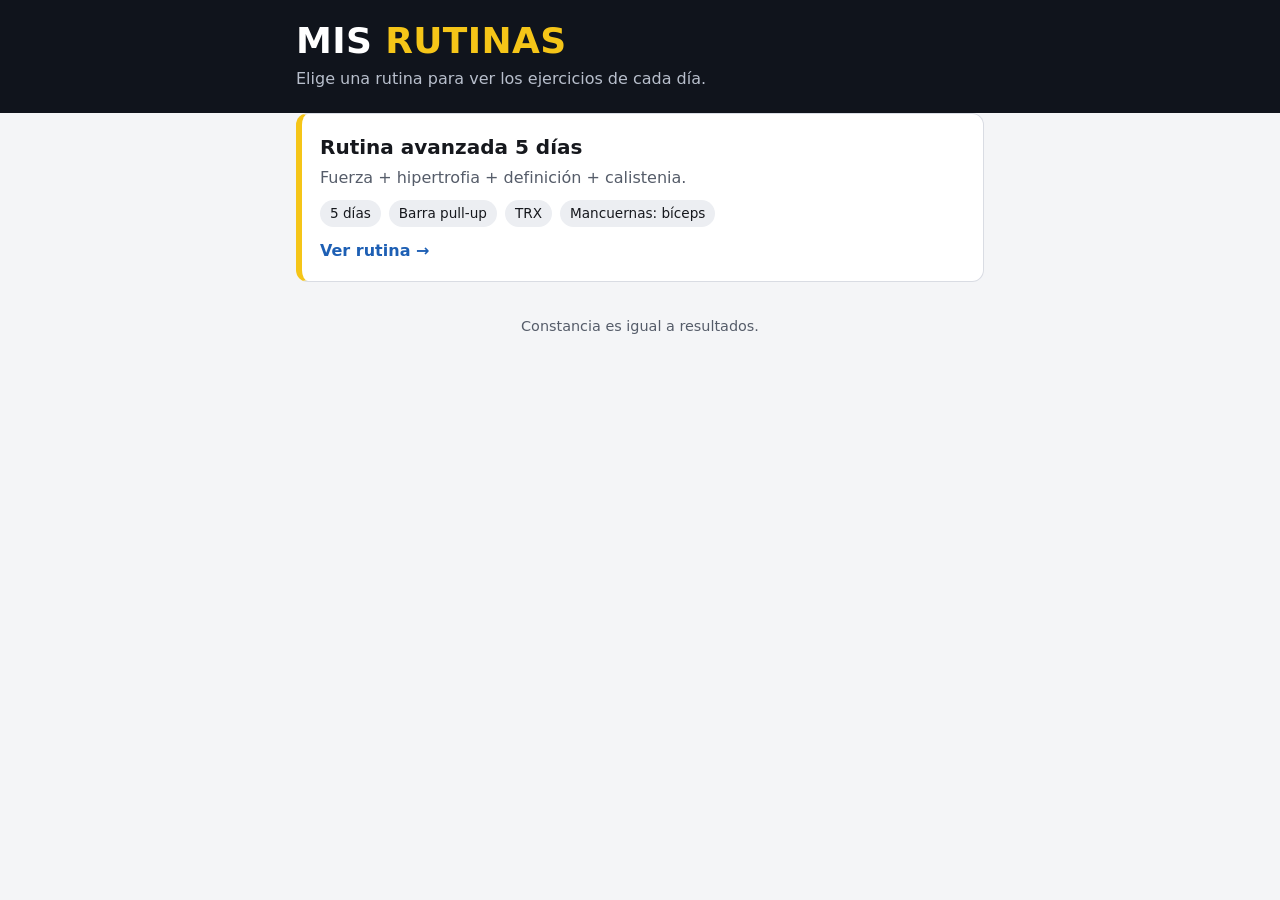
<file: index.html>
<!DOCTYPE html>
<html lang="es">
<head>
  <meta charset="utf-8">
  <meta name="viewport" content="width=device-width, initial-scale=1">
  <meta name="color-scheme" content="light dark">
  <meta name="description" content="Rutinas de entrenamiento para consultar desde el celular.">
  <title>Mis rutinas</title>
  <link rel="stylesheet" href="css/styles.css">
</head>
<body>

  <header class="site-header">
    <div class="wrap">
      <h1>Mis <span class="hl">rutinas</span></h1>
      <p class="lead">Elige una rutina para ver los ejercicios de cada día.</p>
    </div>
  </header>

  <main class="wrap">
    <ul class="routine-list">

      <li>
        <a class="routine-card" href="rutinas/avanzada-5-dias.html">
          <h2>Rutina avanzada 5 días</h2>
          <p>Fuerza + hipertrofia + definición + calistenia.</p>
          <ul class="meta">
            <li>5 días</li>
            <li>Barra pull-up</li>
            <li>TRX</li>
            <li>Mancuernas: bíceps</li>
          </ul>
          <span class="go">Ver rutina →</span>
        </a>
      </li>

      <!-- Para agregar otra rutina: copia el <li> de arriba y cambia el enlace y los textos. -->

    </ul>
  </main>

  <footer class="site-footer">
    <div class="wrap">
      <p>Constancia es igual a resultados.</p>
    </div>
  </footer>

</body>
</html>
</file>
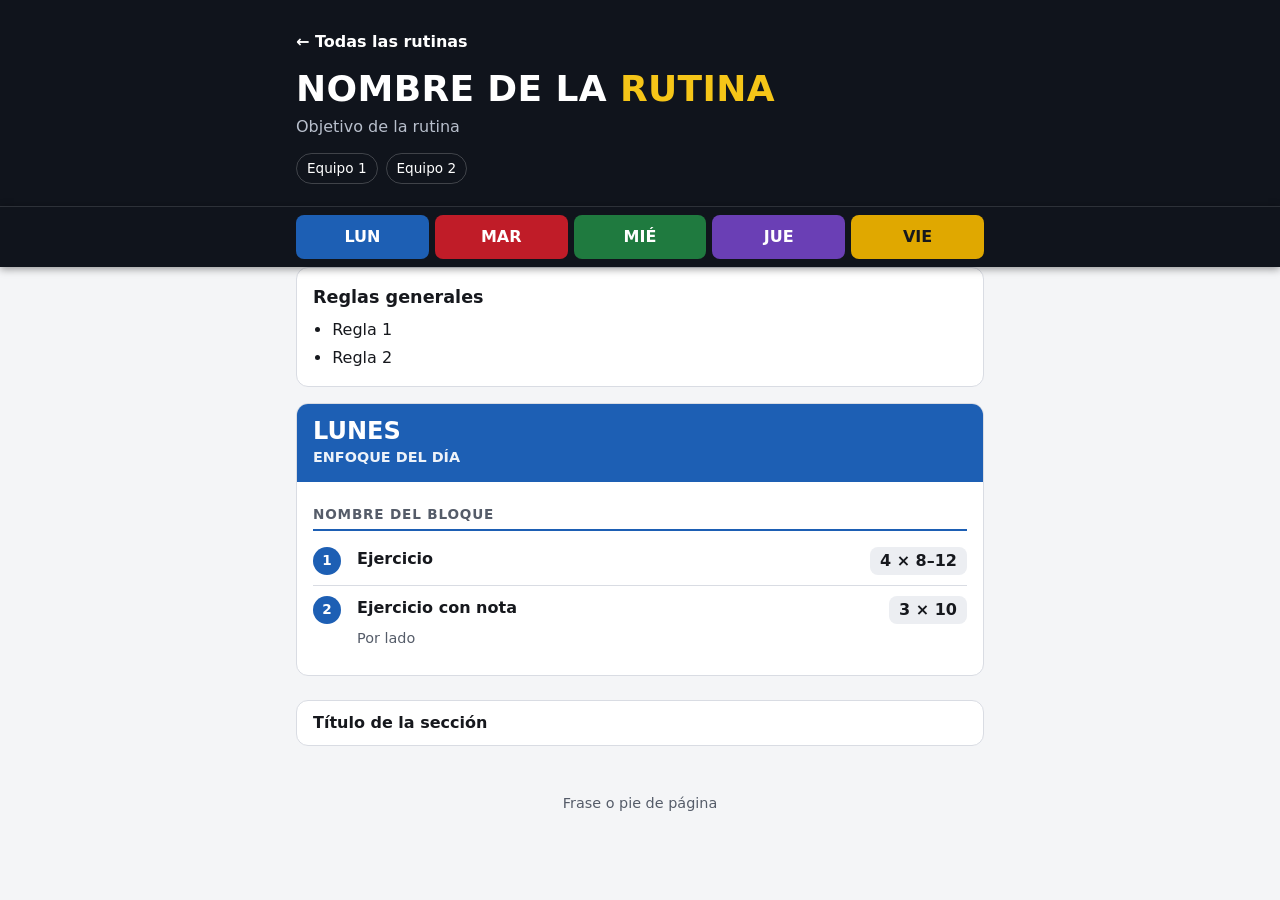
<file: rutinas/_plantilla.html>
<!DOCTYPE html>
<!--
  PLANTILLA DE RUTINA
  1. Copia este archivo con otro nombre (por ejemplo rutinas/full-body-3-dias.html).
  2. Cambia título, descripción y textos.
  3. Cada día usa una clase de color: day-lunes, day-martes, day-miercoles,
     day-jueves, day-viernes. Para sábado o domingo, reutiliza un color.
  4. Agrega una tarjeta en index.html que enlace a la nueva página.
  Borra estos comentarios cuando termines.
-->
<html lang="es">
<head>
  <meta charset="utf-8">
  <meta name="viewport" content="width=device-width, initial-scale=1">
  <meta name="color-scheme" content="light dark">
  <meta name="description" content="DESCRIPCIÓN CORTA DE LA RUTINA">
  <title>NOMBRE DE LA RUTINA</title>
  <link rel="stylesheet" href="../css/styles.css">
</head>
<body>

  <header class="site-header">
    <div class="wrap">
      <a class="back" href="../index.html">← Todas las rutinas</a>
      <h1>Nombre de la <span class="hl">rutina</span></h1>
      <p class="lead">Objetivo de la rutina</p>
      <ul class="chips">
        <li>Equipo 1</li>
        <li>Equipo 2</li>
      </ul>
    </div>
  </header>

  <!-- Menú de días: un enlace por día. La clase d-… define el color. -->
  <nav class="daynav" aria-label="Días de la rutina">
    <ul>
      <li><a class="d-lunes" href="#lunes">Lun</a></li>
      <li><a class="d-martes" href="#martes">Mar</a></li>
      <li><a class="d-miercoles" href="#miercoles">Mié</a></li>
      <li><a class="d-jueves" href="#jueves">Jue</a></li>
      <li><a class="d-viernes" href="#viernes">Vie</a></li>
    </ul>
  </nav>
  <!-- El menú tiene 5 columnas. Si la rutina tiene otro número de días,
       cambia repeat(5, 1fr) en .daynav ul dentro de css/styles.css. -->

  <main class="wrap">

    <section class="card" aria-labelledby="reglas">
      <h2 id="reglas">Reglas generales</h2>
      <ul>
        <li>Regla 1</li>
        <li>Regla 2</li>
      </ul>
    </section>

    <section class="day day-lunes" id="lunes" aria-labelledby="h-lunes">
      <div class="day-head">
        <h2 id="h-lunes">Lunes</h2>
        <p>Enfoque del día</p>
      </div>
      <div class="day-body">

        <h3 class="block-title">Nombre del bloque</h3>
        <ul class="ex-list">
          <li><span class="ex-name">Ejercicio</span><span class="ex-sets">4 × 8–12</span></li>
          <li><span class="ex-name">Ejercicio con nota</span><span class="ex-sets">3 × 10</span><p class="ex-note">Por lado</p></li>
        </ul>

        <!-- Bloque sin numerar (calentamiento): agrega la clase no-num -->
        <!-- <ul class="ex-list no-num"> … </ul> -->

        <!-- Aviso dentro del día -->
        <!-- <p class="note">Texto del aviso.</p> -->

      </div>
    </section>

    <!-- Más días: copia el <section class="day …"> completo. -->

    <!-- Información adicional colapsable -->
    <section id="info" aria-labelledby="h-info">
      <h2 id="h-info" class="visually-title">Más información</h2>
      <details>
        <summary>Título de la sección</summary>
        <div class="inner">
          <p>Contenido.</p>
        </div>
      </details>
    </section>

  </main>

  <footer class="site-footer">
    <div class="wrap">
      <!-- Póster opcional: <a class="btn" href="../img/NOMBRE.webp">Ver póster</a> -->
      <p>Frase o pie de página</p>
    </div>
  </footer>

</body>
</html>
</file>
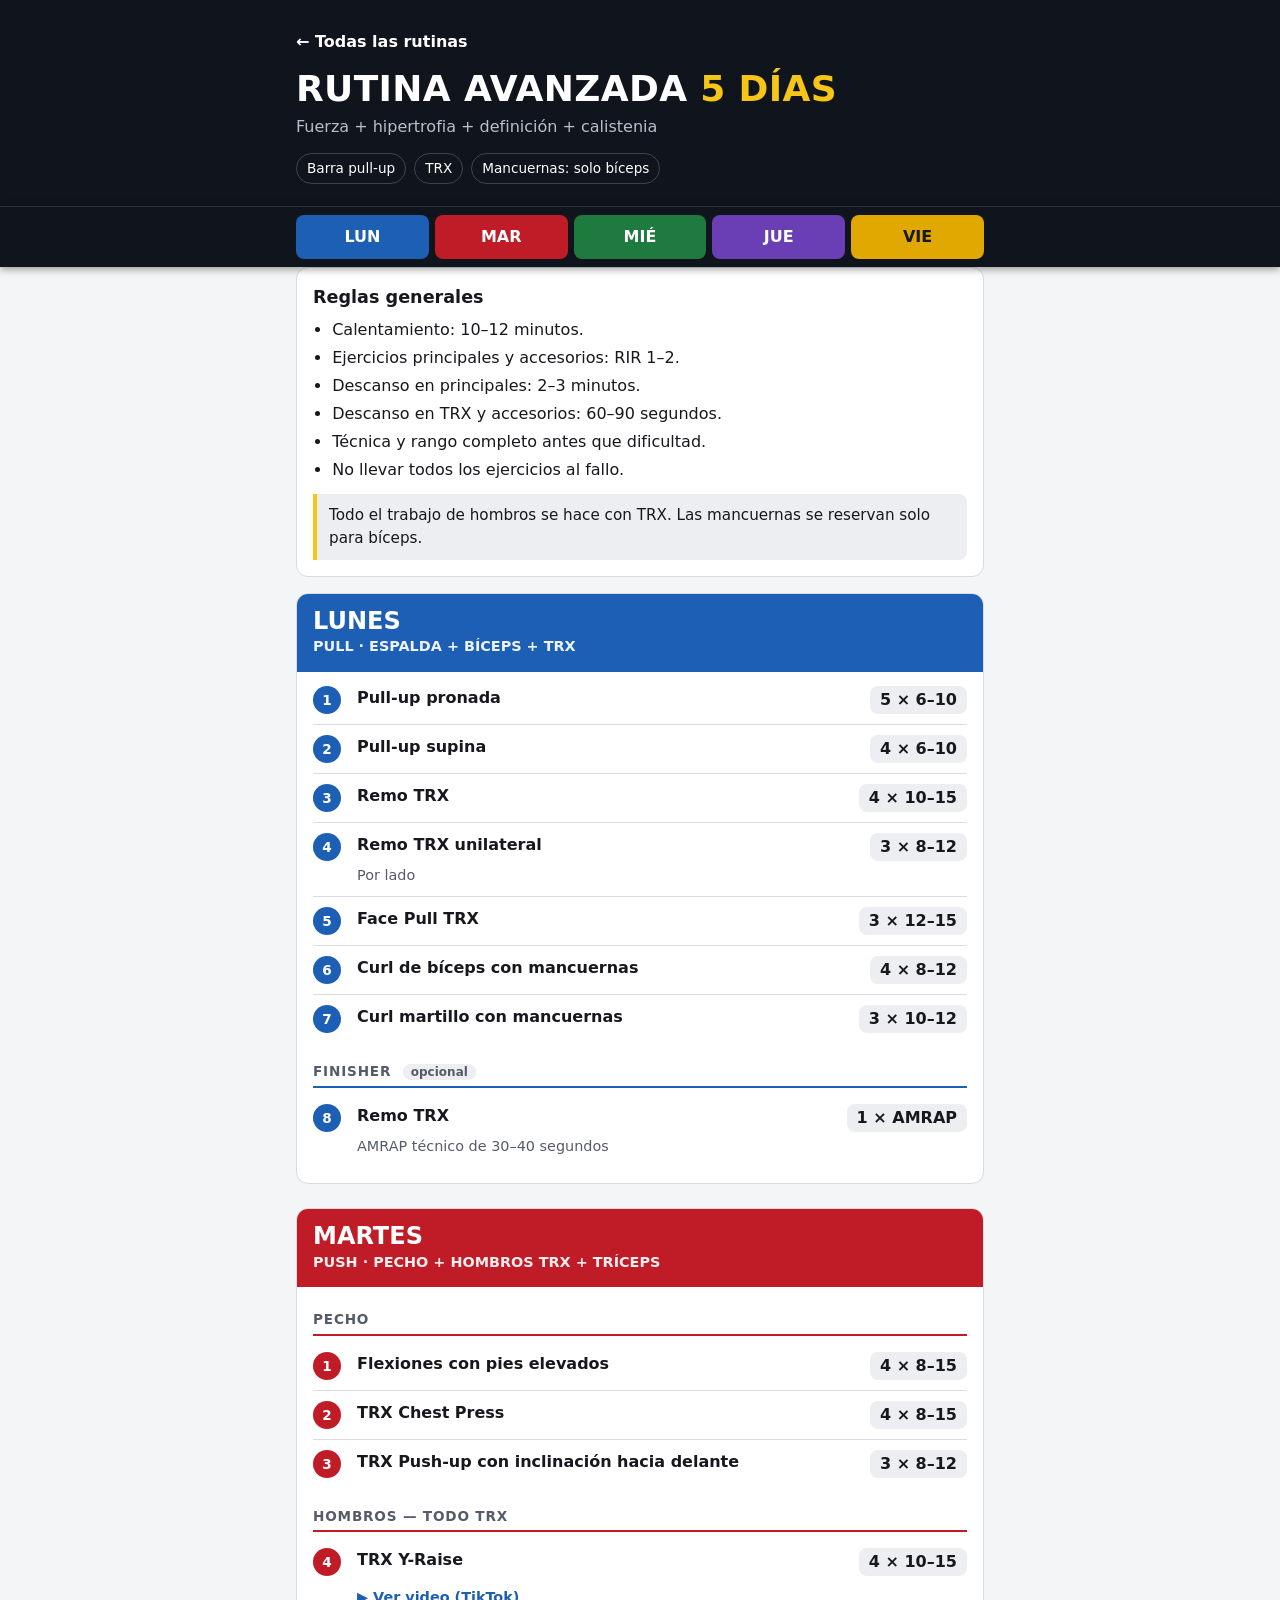
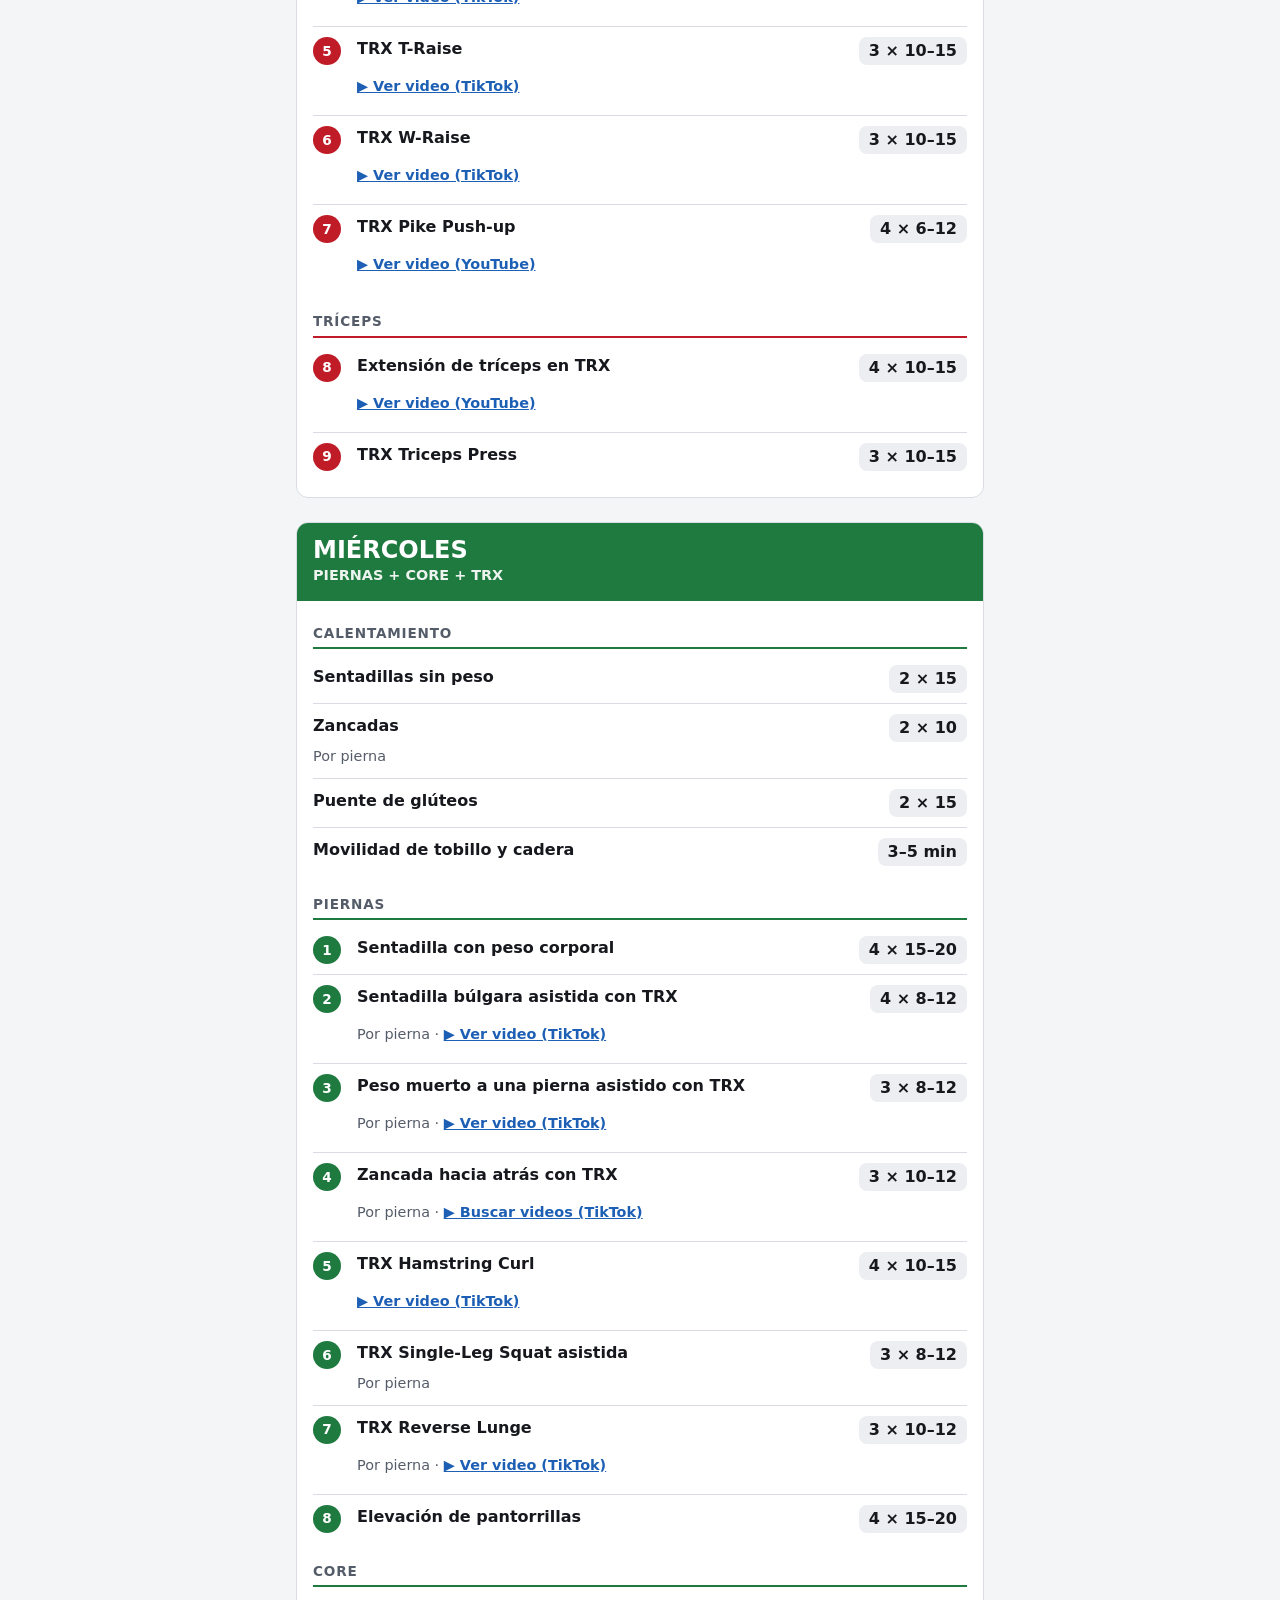
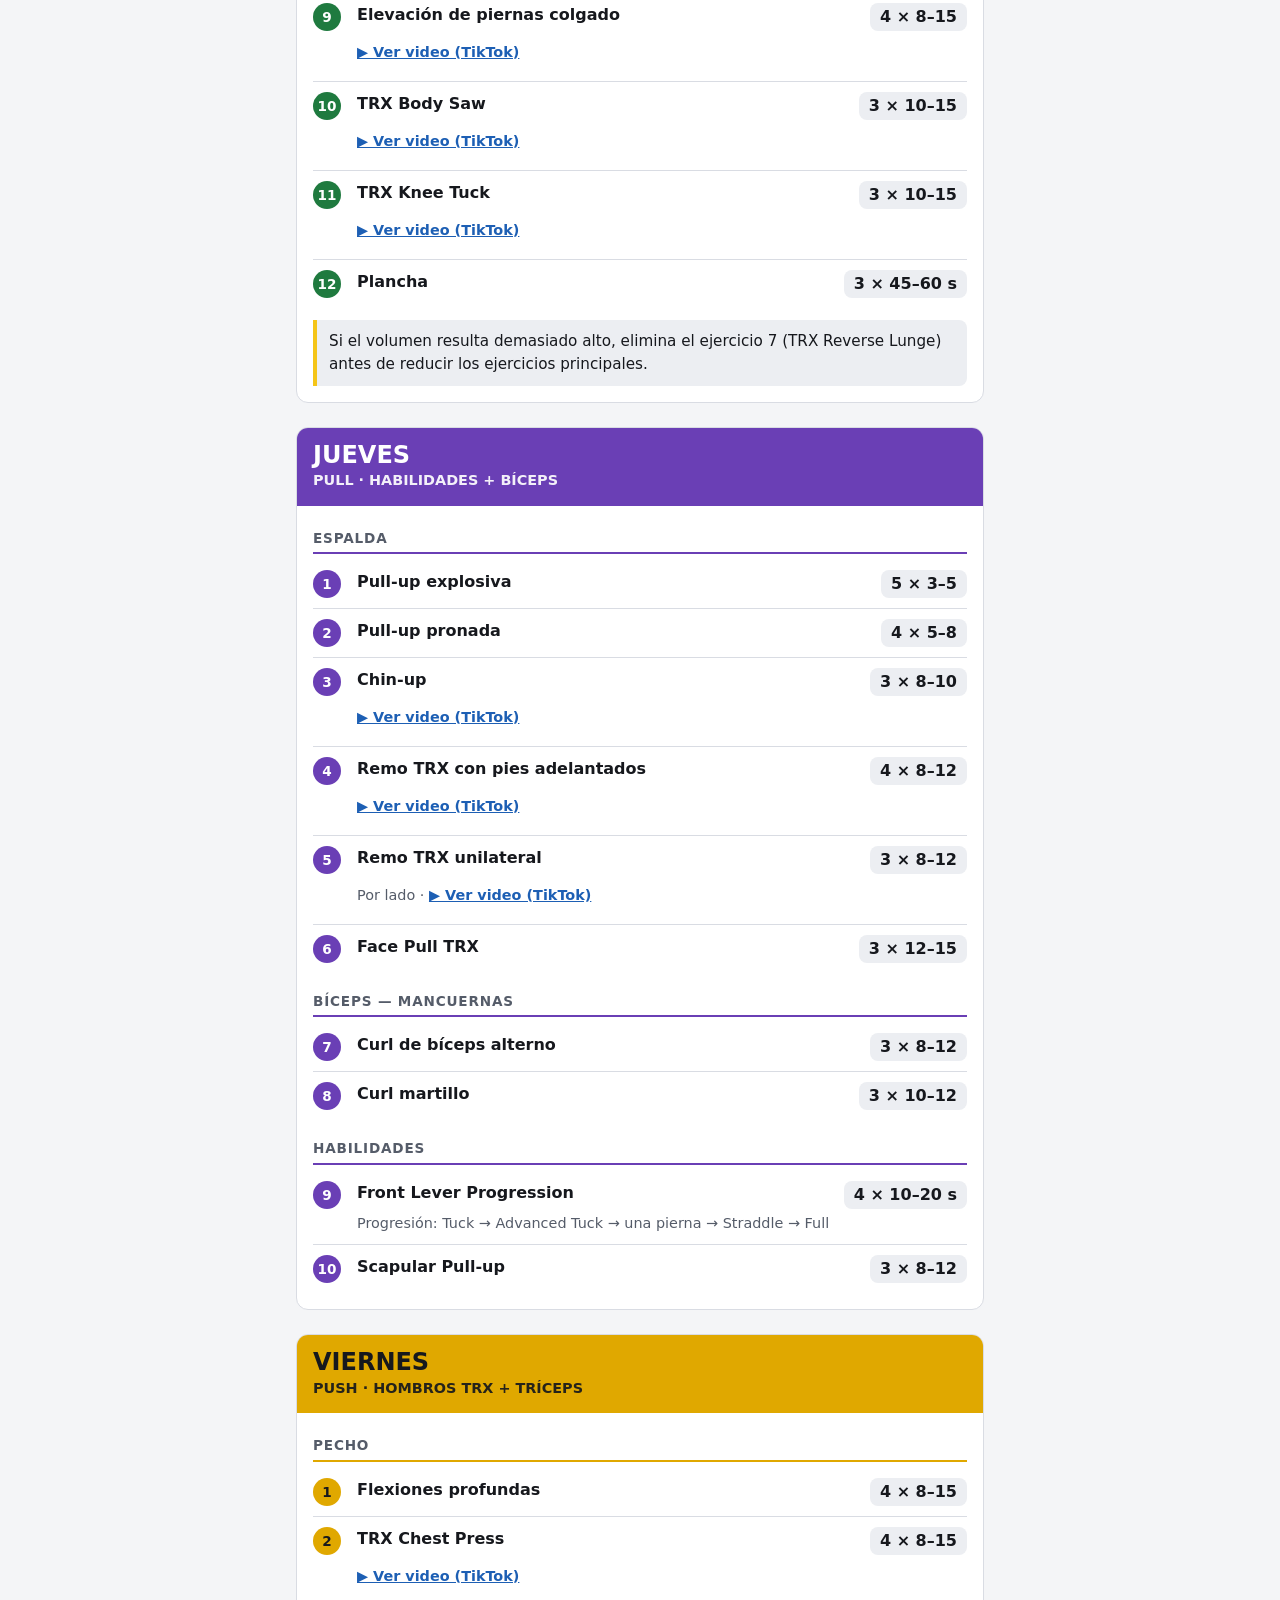
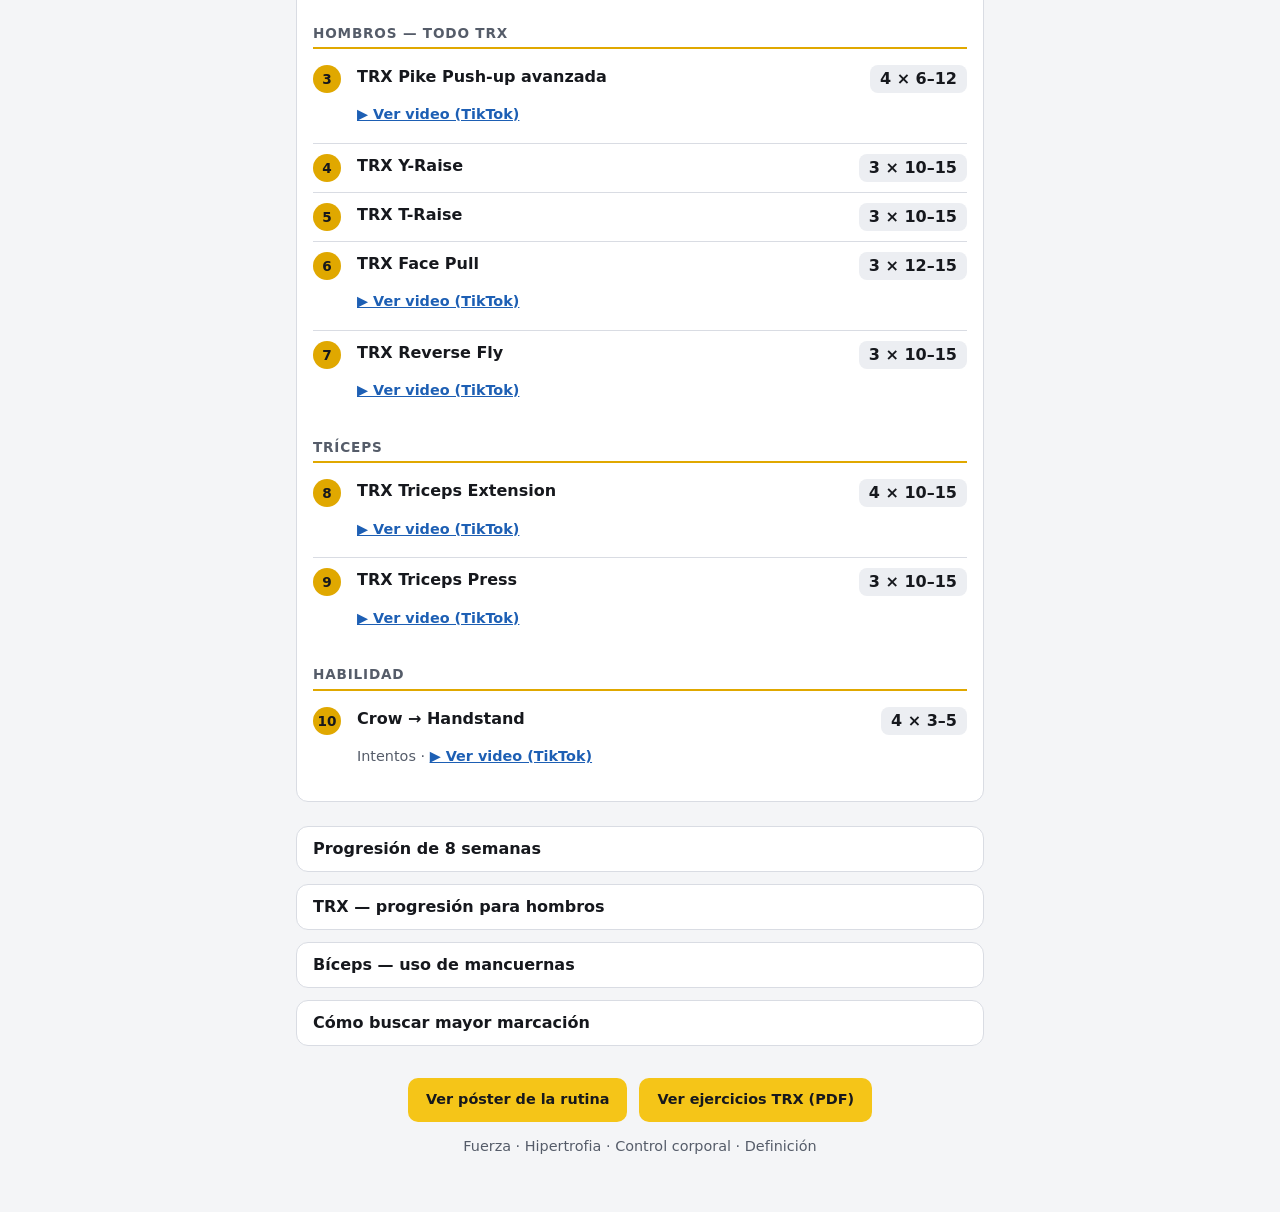
<file: rutinas/avanzada-5-dias.html>
<!DOCTYPE html>
<html lang="es">
<head>
  <meta charset="utf-8">
  <meta name="viewport" content="width=device-width, initial-scale=1">
  <meta name="color-scheme" content="light dark">
  <meta name="description" content="Rutina avanzada de 5 días: fuerza, hipertrofia, definición y calistenia con barra pull-up y TRX.">
  <title>Rutina Avanzada 5 días</title>
  <link rel="stylesheet" href="../css/styles.css">
</head>
<body>

  <header class="site-header">
    <div class="wrap">
      <a class="back" href="../index.html">← Todas las rutinas</a>
      <h1>Rutina avanzada <span class="hl">5 días</span></h1>
      <p class="lead">Fuerza + hipertrofia + definición + calistenia</p>
      <ul class="chips">
        <li>Barra pull-up</li>
        <li>TRX</li>
        <li>Mancuernas: solo bíceps</li>
      </ul>
    </div>
  </header>

  <nav class="daynav" aria-label="Días de la rutina">
    <ul>
      <li><a class="d-lunes" href="#lunes">Lun</a></li>
      <li><a class="d-martes" href="#martes">Mar</a></li>
      <li><a class="d-miercoles" href="#miercoles">Mié</a></li>
      <li><a class="d-jueves" href="#jueves">Jue</a></li>
      <li><a class="d-viernes" href="#viernes">Vie</a></li>
    </ul>
  </nav>

  <main class="wrap">

    <section class="card" aria-labelledby="reglas">
      <h2 id="reglas">Reglas generales</h2>
      <ul>
        <li>Calentamiento: 10–12 minutos.</li>
        <li>Ejercicios principales y accesorios: RIR 1–2.</li>
        <li>Descanso en principales: 2–3 minutos.</li>
        <li>Descanso en TRX y accesorios: 60–90 segundos.</li>
        <li>Técnica y rango completo antes que dificultad.</li>
        <li>No llevar todos los ejercicios al fallo.</li>
      </ul>
      <p class="note">
        Todo el trabajo de hombros se hace con TRX. Las mancuernas se reservan
        solo para bíceps.
      </p>
    </section>

    <!-- ================= LUNES ================= -->
    <section class="day day-lunes" id="lunes" aria-labelledby="h-lunes">
      <div class="day-head">
        <h2 id="h-lunes">Lunes</h2>
        <p>Pull · Espalda + bíceps + TRX</p>
      </div>
      <div class="day-body">
        <ul class="ex-list">
          <li><span class="ex-name">Pull-up pronada</span><span class="ex-sets">5 × 6–10</span></li>
          <li><span class="ex-name">Pull-up supina</span><span class="ex-sets">4 × 6–10</span></li>
          <li><span class="ex-name">Remo TRX</span><span class="ex-sets">4 × 10–15</span></li>
          <li><span class="ex-name">Remo TRX unilateral</span><span class="ex-sets">3 × 8–12</span><p class="ex-note">Por lado</p></li>
          <li><span class="ex-name">Face Pull TRX</span><span class="ex-sets">3 × 12–15</span></li>
          <li><span class="ex-name">Curl de bíceps con mancuernas</span><span class="ex-sets">4 × 8–12</span></li>
          <li><span class="ex-name">Curl martillo con mancuernas</span><span class="ex-sets">3 × 10–12</span></li>
        </ul>

        <h3 class="block-title">Finisher <span class="tag">opcional</span></h3>
        <ul class="ex-list">
          <li><span class="ex-name">Remo TRX</span><span class="ex-sets">1 × AMRAP</span><p class="ex-note">AMRAP técnico de 30–40 segundos</p></li>
        </ul>
      </div>
    </section>

    <!-- ================= MARTES ================= -->
    <section class="day day-martes" id="martes" aria-labelledby="h-martes">
      <div class="day-head">
        <h2 id="h-martes">Martes</h2>
        <p>Push · Pecho + hombros TRX + tríceps</p>
      </div>
      <div class="day-body">
        <h3 class="block-title">Pecho</h3>
        <ul class="ex-list">
          <li><span class="ex-name">Flexiones con pies elevados</span><span class="ex-sets">4 × 8–15</span></li>
          <li><span class="ex-name">TRX Chest Press</span><span class="ex-sets">4 × 8–15</span></li>
          <li><span class="ex-name">TRX Push-up con inclinación hacia delante</span><span class="ex-sets">3 × 8–12</span></li>
        </ul>

        <h3 class="block-title">Hombros — todo TRX</h3>
        <ul class="ex-list">
          <li><span class="ex-name">TRX Y-Raise</span><span class="ex-sets">4 × 10–15</span><p class="ex-note"><a href="https://www.tiktok.com/@nasmfitness/video/7451687788975492382?q=trx%20T-raises&amp;t=1789928721774" target="_blank" rel="noopener noreferrer">▶ Ver video (TikTok)</a></p></li>
          <li><span class="ex-name">TRX T-Raise</span><span class="ex-sets">3 × 10–15</span><p class="ex-note"><a href="https://www.tiktok.com/@nasmfitness/video/7451687788975492382?q=trx%20T-raises&amp;t=1789928721774" target="_blank" rel="noopener noreferrer">▶ Ver video (TikTok)</a></p></li>
          <li><span class="ex-name">TRX W-Raise</span><span class="ex-sets">3 × 10–15</span><p class="ex-note"><a href="https://www.tiktok.com/@nasmfitness/video/7451687788975492382?q=trx%20T-raises&amp;t=1789928721774" target="_blank" rel="noopener noreferrer">▶ Ver video (TikTok)</a></p></li>
          <li><span class="ex-name">TRX Pike Push-up</span><span class="ex-sets">4 × 6–12</span><p class="ex-note"><a href="https://www.youtube.com/shorts/PSUYAiIP8hs" target="_blank" rel="noopener noreferrer">▶ Ver video (YouTube)</a></p></li>
        </ul>

        <h3 class="block-title">Tríceps</h3>
        <ul class="ex-list">
          <li><span class="ex-name">Extensión de tríceps en TRX</span><span class="ex-sets">4 × 10–15</span><p class="ex-note"><a href="https://www.youtube.com/watch?v=GZzi7lN9WnU" target="_blank" rel="noopener noreferrer">▶ Ver video (YouTube)</a></p></li>
          <li><span class="ex-name">TRX Triceps Press</span><span class="ex-sets">3 × 10–15</span></li>
        </ul>
      </div>
    </section>

    <!-- ================= MIÉRCOLES ================= -->
    <section class="day day-miercoles" id="miercoles" aria-labelledby="h-miercoles">
      <div class="day-head">
        <h2 id="h-miercoles">Miércoles</h2>
        <p>Piernas + core + TRX</p>
      </div>
      <div class="day-body">
        <h3 class="block-title">Calentamiento</h3>
        <ul class="ex-list no-num">
          <li><span class="ex-name">Sentadillas sin peso</span><span class="ex-sets">2 × 15</span></li>
          <li><span class="ex-name">Zancadas</span><span class="ex-sets">2 × 10</span><p class="ex-note">Por pierna</p></li>
          <li><span class="ex-name">Puente de glúteos</span><span class="ex-sets">2 × 15</span></li>
          <li><span class="ex-name">Movilidad de tobillo y cadera</span><span class="ex-sets">3–5 min</span></li>
        </ul>

        <h3 class="block-title">Piernas</h3>
        <ul class="ex-list">
          <li><span class="ex-name">Sentadilla con peso corporal</span><span class="ex-sets">4 × 15–20</span></li>
          <li><span class="ex-name">Sentadilla búlgara asistida con TRX</span><span class="ex-sets">4 × 8–12</span><p class="ex-note">Por pierna · <a href="https://www.tiktok.com/@coachsood/video/7527096217629707550?q=Sentadilla%20bulgara%20asistida%20con%20TRX&amp;t=1789929305282" target="_blank" rel="noopener noreferrer">▶ Ver video (TikTok)</a></p></li>
          <li><span class="ex-name">Peso muerto a una pierna asistido con TRX</span><span class="ex-sets">3 × 8–12</span><p class="ex-note">Por pierna · <a href="https://www.tiktok.com/@trueconditioning/video/7349252718285835525?q=Peso%20muerto%20a%20una%20pierna%20asistido%20con%20TRX&amp;t=1789929197350" target="_blank" rel="noopener noreferrer">▶ Ver video (TikTok)</a></p></li>
          <li><span class="ex-name">Zancada hacia atrás con TRX</span><span class="ex-sets">3 × 10–12</span><p class="ex-note">Por pierna · <a href="https://www.tiktok.com/search?q=Zancada%20hacia%20atras%20con%20TRX&amp;t=1789929139286" target="_blank" rel="noopener noreferrer">▶ Buscar videos (TikTok)</a></p></li>
          <li><span class="ex-name">TRX Hamstring Curl</span><span class="ex-sets">4 × 10–15</span><p class="ex-note"><a href="https://www.tiktok.com/@robcarr11/video/7466757661418212640?q=TRX%20Hamstring%20Curl&amp;t=1789928872475" target="_blank" rel="noopener noreferrer">▶ Ver video (TikTok)</a></p></li>
          <li><span class="ex-name">TRX Single-Leg Squat asistida</span><span class="ex-sets">3 × 8–12</span><p class="ex-note">Por pierna</p></li>
          <li><span class="ex-name">TRX Reverse Lunge</span><span class="ex-sets">3 × 10–12</span><p class="ex-note">Por pierna · <a href="https://www.tiktok.com/@ag_fit_865/video/7264393344854330666?q=TRX%20Reverse%20Lunge&amp;t=1789929086091" target="_blank" rel="noopener noreferrer">▶ Ver video (TikTok)</a></p></li>
          <li><span class="ex-name">Elevación de pantorrillas</span><span class="ex-sets">4 × 15–20</span></li>
        </ul>

        <h3 class="block-title">Core</h3>
        <ul class="ex-list">
          <li><span class="ex-name">Elevación de piernas colgado</span><span class="ex-sets">4 × 8–15</span><p class="ex-note"><a href="https://www.tiktok.com/@miiguerroskynforma/video/7368611210452831494?q=Elevacion%20de%20piernas%20colgado&amp;t=1789929394641" target="_blank" rel="noopener noreferrer">▶ Ver video (TikTok)</a></p></li>
          <li><span class="ex-name">TRX Body Saw</span><span class="ex-sets">3 × 10–15</span><p class="ex-note"><a href="https://www.tiktok.com/@trxtraining/video/7307705409383533854?q=TRX%20Body%20Saw&amp;t=1789929447549" target="_blank" rel="noopener noreferrer">▶ Ver video (TikTok)</a></p></li>
          <li><span class="ex-name">TRX Knee Tuck</span><span class="ex-sets">3 × 10–15</span><p class="ex-note"><a href="https://www.tiktok.com/@jhebert_fit/video/7479310572165647646?q=TRX%20Knee%20Tuck&amp;t=1789929480577" target="_blank" rel="noopener noreferrer">▶ Ver video (TikTok)</a></p></li>
          <li><span class="ex-name">Plancha</span><span class="ex-sets">3 × 45–60 s</span></li>
        </ul>

        <p class="note">
          Si el volumen resulta demasiado alto, elimina el ejercicio 7
          (TRX Reverse Lunge) antes de reducir los ejercicios principales.
        </p>
      </div>
    </section>

    <!-- ================= JUEVES ================= -->
    <section class="day day-jueves" id="jueves" aria-labelledby="h-jueves">
      <div class="day-head">
        <h2 id="h-jueves">Jueves</h2>
        <p>Pull · Habilidades + bíceps</p>
      </div>
      <div class="day-body">
        <h3 class="block-title">Espalda</h3>
        <ul class="ex-list">
          <li><span class="ex-name">Pull-up explosiva</span><span class="ex-sets">5 × 3–5</span></li>
          <li><span class="ex-name">Pull-up pronada</span><span class="ex-sets">4 × 5–8</span></li>
          <li><span class="ex-name">Chin-up</span><span class="ex-sets">3 × 8–10</span><p class="ex-note"><a href="https://www.tiktok.com/@soypazrodriguezz/video/7509133867140320517?q=Chin-up&amp;t=1789929561280" target="_blank" rel="noopener noreferrer">▶ Ver video (TikTok)</a></p></li>
          <li><span class="ex-name">Remo TRX con pies adelantados</span><span class="ex-sets">4 × 8–12</span><p class="ex-note"><a href="https://www.tiktok.com/@masterfitness.david/video/7392326871985163525?q=Remo%20TRX%20con%20pies%20adelantados&amp;t=1789929641326" target="_blank" rel="noopener noreferrer">▶ Ver video (TikTok)</a></p></li>
          <li><span class="ex-name">Remo TRX unilateral</span><span class="ex-sets">3 × 8–12</span><p class="ex-note">Por lado · <a href="https://www.tiktok.com/@db3fitness/video/7288354945672187182?q=Remo%20TRX%20unilateral&amp;t=1789929692379" target="_blank" rel="noopener noreferrer">▶ Ver video (TikTok)</a></p></li>
          <li><span class="ex-name">Face Pull TRX</span><span class="ex-sets">3 × 12–15</span></li>
        </ul>

        <h3 class="block-title">Bíceps — mancuernas</h3>
        <ul class="ex-list">
          <li><span class="ex-name">Curl de bíceps alterno</span><span class="ex-sets">3 × 8–12</span></li>
          <li><span class="ex-name">Curl martillo</span><span class="ex-sets">3 × 10–12</span></li>
        </ul>

        <h3 class="block-title">Habilidades</h3>
        <ul class="ex-list">
          <li>
            <span class="ex-name">Front Lever Progression</span><span class="ex-sets">4 × 10–20 s</span>
            <p class="ex-note">Progresión: Tuck → Advanced Tuck → una pierna → Straddle → Full</p>
          </li>
          <li><span class="ex-name">Scapular Pull-up</span><span class="ex-sets">3 × 8–12</span></li>
        </ul>
      </div>
    </section>

    <!-- ================= VIERNES ================= -->
    <section class="day day-viernes" id="viernes" aria-labelledby="h-viernes">
      <div class="day-head">
        <h2 id="h-viernes">Viernes</h2>
        <p>Push · Hombros TRX + tríceps</p>
      </div>
      <div class="day-body">
        <h3 class="block-title">Pecho</h3>
        <ul class="ex-list">
          <li><span class="ex-name">Flexiones profundas</span><span class="ex-sets">4 × 8–15</span></li>
          <li><span class="ex-name">TRX Chest Press</span><span class="ex-sets">4 × 8–15</span><p class="ex-note"><a href="https://www.tiktok.com/@thi.jacome/video/7655762255031586056?q=TRX%20Chest%20Press&amp;t=1789929755067" target="_blank" rel="noopener noreferrer">▶ Ver video (TikTok)</a></p></li>
        </ul>

        <h3 class="block-title">Hombros — todo TRX</h3>
        <ul class="ex-list">
          <li><span class="ex-name">TRX Pike Push-up avanzada</span><span class="ex-sets">4 × 6–12</span><p class="ex-note"><a href="https://www.tiktok.com/@johnschaeferhealth/video/6859050236749401349?q=TRX%20Pike%20Push-up%20avanzada&amp;t=1789929796573" target="_blank" rel="noopener noreferrer">▶ Ver video (TikTok)</a></p></li>
          <li><span class="ex-name">TRX Y-Raise</span><span class="ex-sets">3 × 10–15</span></li>
          <li><span class="ex-name">TRX T-Raise</span><span class="ex-sets">3 × 10–15</span></li>
          <li><span class="ex-name">TRX Face Pull</span><span class="ex-sets">3 × 12–15</span><p class="ex-note"><a href="https://www.tiktok.com/@bobbyhardbody96/video/7243644229354999086?q=TRX%20Face%20Pull&amp;t=1789929852736" target="_blank" rel="noopener noreferrer">▶ Ver video (TikTok)</a></p></li>
          <li><span class="ex-name">TRX Reverse Fly</span><span class="ex-sets">3 × 10–15</span><p class="ex-note"><a href="https://www.tiktok.com/@shrp_training/video/7367710001575644459?q=TRX%20Reverse%20Fly&amp;t=1789929948261" target="_blank" rel="noopener noreferrer">▶ Ver video (TikTok)</a></p></li>
        </ul>

        <h3 class="block-title">Tríceps</h3>
        <ul class="ex-list">
          <li><span class="ex-name">TRX Triceps Extension</span><span class="ex-sets">4 × 10–15</span><p class="ex-note"><a href="https://www.tiktok.com/@trainwithmurph/video/7601536564472089887?q=TRX%20Triceps%20Extension&amp;t=1789930085079" target="_blank" rel="noopener noreferrer">▶ Ver video (TikTok)</a></p></li>
          <li><span class="ex-name">TRX Triceps Press</span><span class="ex-sets">3 × 10–15</span><p class="ex-note"><a href="https://www.tiktok.com/@monokhromos/video/7004491046205934853?q=TRX%20Triceps%20Press&amp;t=1789930147406" target="_blank" rel="noopener noreferrer">▶ Ver video (TikTok)</a></p></li>
        </ul>

        <h3 class="block-title">Habilidad</h3>
        <ul class="ex-list">
          <li><span class="ex-name">Crow → Handstand</span><span class="ex-sets">4 × 3–5</span><p class="ex-note">Intentos · <a href="https://www.tiktok.com/@corpo_libero_/video/7628329732467133718?q=Crow%20-%3E%20Handstand%20trx&amp;t=1789930268623" target="_blank" rel="noopener noreferrer">▶ Ver video (TikTok)</a></p></li>
        </ul>
      </div>
    </section>

    <!-- ================= INFORMACIÓN ADICIONAL ================= -->
    <section id="info" aria-labelledby="h-info">
      <h2 id="h-info" class="visually-title">Más información</h2>

      <details>
        <summary>Progresión de 8 semanas</summary>
        <div class="inner">
          <ol class="weeks">
            <li><b>Sem 1</b><span>Adaptación. RIR 2–3.</span></li>
            <li><b>Sem 2</b><span>Aumentar 1 repetición cuando sea posible.</span></li>
            <li><b>Sem 3</b><span>Trabajar principalmente a RIR 1–2.</span></li>
            <li><b>Sem 4</b><span>Aumentar ligeramente la dificultad en TRX.</span></li>
            <li><b>Sem 5</b><span>Buscar la parte superior del rango de repeticiones.</span></li>
            <li><b>Sem 6</b><span>Aumentar nuevamente dificultad o repeticiones.</span></li>
            <li><b>Sem 7</b><span>Semana fuerte. Mantener técnica y evitar el fallo constante.</span></li>
            <li><b>Sem 8</b><span>Descarga. Reducir aproximadamente 30–40 % del volumen.</span></li>
          </ol>
        </div>
      </details>

      <details>
        <summary>TRX — progresión para hombros</summary>
        <div class="inner">
          <p>Para aumentar la dificultad:</p>
          <ol>
            <li>Alejar los pies del punto de anclaje.</li>
            <li>Aumentar la inclinación corporal.</li>
            <li>Aumentar el rango de movimiento.</li>
            <li>Hacer la fase negativa lentamente: 2–3 segundos.</li>
            <li>Usar variantes unilaterales cuando sean seguras.</li>
            <li>Mantener una pausa de 1 segundo en la posición de máxima contracción.</li>
          </ol>
          <p class="note">
            En Y-Raise, T-Raise, W-Raise y Reverse Fly no hace falta buscar una
            carga extrema. La calidad del movimiento y el control escapular son
            prioritarios.
          </p>
        </div>
      </details>

      <details>
        <summary>Bíceps — uso de mancuernas</summary>
        <div class="inner">
          <p>Las mancuernas se usan exclusivamente para:</p>
          <ul>
            <li>Curl de bíceps</li>
            <li>Curl alterno</li>
            <li>Curl martillo</li>
          </ul>
          <p class="note warn">
            No se usan mancuernas para hombros, pecho ni piernas en esta versión.
          </p>
        </div>
      </details>

      <details>
        <summary>Cómo buscar mayor marcación</summary>
        <div class="inner">
          <p>
            El entrenamiento con TRX puede aumentar el trabajo muscular y el
            control, pero no elimina grasa de una zona concreta (hombros,
            brazos o abdomen). La definición visual depende principalmente del
            porcentaje de grasa corporal.
          </p>
          <ol>
            <li>Mantener el entrenamiento de fuerza.</li>
            <li>Mantener suficiente proteína.</li>
            <li>Controlar la ingesta calórica según el objetivo.</li>
            <li>Dormir y recuperar adecuadamente.</li>
            <li>Progresar en los ejercicios.</li>
            <li>Mantener constancia durante varias semanas.</li>
          </ol>
        </div>
      </details>
    </section>

  </main>

  <footer class="site-footer">
    <div class="wrap">
      <div class="footer-actions">
        <a class="btn" href="../img/avanzada-5-dias-poster.webp">Ver póster de la rutina</a>
        <a class="btn" href="../1-runtina/Ejercicios%20TRX.pdf" target="_blank" rel="noopener noreferrer">Ver ejercicios TRX (PDF)</a>
      </div>
      <p>Fuerza · Hipertrofia · Control corporal · Definición</p>
    </div>
  </footer>

</body>
</html>
</file>
<file: css/styles.css>
/* ==========================================================
   Rutinas — hoja de estilos compartida (mobile-first)
   Sin JavaScript. Modo claro/oscuro según el dispositivo.
   ========================================================== */

:root {
  --bg: #f4f5f7;
  --surface: #ffffff;
  --surface-2: #eceef2;
  --text: #16181d;
  --muted: #555c69;
  --border: #d9dce3;
  --link: #1d5fb4;
  --header-bg: #10141c;
  --header-text: #ffffff;
  --header-muted: #b8bfcc;
  --accent: #f5c518;

  --radius: 12px;
  --gutter: 16px;
  --tap: 44px;

  /* Un color por día, como en el póster */
  --lunes: #1d5fb4;
  --martes: #c01c28;
  --miercoles: #1f7a3f;
  --jueves: #6a3fb5;
  --viernes: #e0a800;
  --on-lunes: #ffffff;
  --on-martes: #ffffff;
  --on-miercoles: #ffffff;
  --on-jueves: #ffffff;
  --on-viernes: #16181d;
}

@media (prefers-color-scheme: dark) {
  :root {
    --bg: #0d1016;
    --surface: #171b24;
    --surface-2: #212633;
    --text: #eef0f4;
    --muted: #a5adbb;
    --border: #2b3140;
    --link: #7fb0ff;
    --header-bg: #06080c;
  }
}

*,
*::before,
*::after {
  box-sizing: border-box;
}

html {
  -webkit-text-size-adjust: 100%;
  scroll-behavior: smooth;
  scroll-padding-top: 64px; /* deja ver el título del día bajo el menú fijo */
}

body {
  margin: 0;
  background: var(--bg);
  color: var(--text);
  font: 1rem/1.5 system-ui, -apple-system, "Segoe UI", Roboto, sans-serif;
  overflow-wrap: anywhere;
}

img {
  max-width: 100%;
  height: auto;
}

a {
  color: var(--link);
}

a:focus-visible,
summary:focus-visible {
  outline: 3px solid var(--accent);
  outline-offset: 2px;
}

/* Título solo para lectores de pantalla */
.visually-title {
  position: absolute;
  width: 1px;
  height: 1px;
  overflow: hidden;
  clip-path: inset(50%);
  white-space: nowrap;
}

.wrap {
  max-width: 720px;
  margin: 0 auto;
  padding: 0 var(--gutter);
}

/* ---------- Cabecera ---------- */

.site-header {
  background: var(--header-bg);
  color: var(--header-text);
  padding: 20px 0 22px;
}

.site-header h1 {
  margin: 0 0 6px;
  font-size: 1.75rem;
  line-height: 1.15;
  text-transform: uppercase;
  letter-spacing: 0.01em;
}

.site-header h1 .hl {
  color: var(--accent);
}

.site-header .lead {
  margin: 0;
  color: var(--header-muted);
}

.back {
  display: inline-flex;
  align-items: center;
  min-height: var(--tap);
  margin-bottom: 4px;
  color: var(--header-text);
  font-weight: 600;
  text-decoration: none;
}

.back:hover {
  text-decoration: underline;
}

.chips {
  display: flex;
  flex-wrap: wrap;
  gap: 8px;
  margin: 14px 0 0;
  padding: 0;
  list-style: none;
}

.chips li {
  padding: 4px 10px;
  border: 1px solid #ffffff33;
  border-radius: 999px;
  font-size: 0.85rem;
  color: var(--header-text);
}

/* ---------- Menú de días (fijo arriba) ---------- */

.daynav {
  position: sticky;
  top: 0;
  z-index: 10;
  background: var(--header-bg);
  border-top: 1px solid #ffffff1f;
  box-shadow: 0 2px 8px #0006;
}

.daynav ul {
  display: grid;
  grid-template-columns: repeat(5, 1fr);
  gap: 6px;
  max-width: 720px;
  margin: 0 auto;
  padding: 8px var(--gutter);
  list-style: none;
}

.daynav a {
  display: flex;
  align-items: center;
  justify-content: center;
  min-height: var(--tap);
  border-radius: 8px;
  font-size: 0.9rem;
  font-weight: 700;
  text-decoration: none;
  text-transform: uppercase;
}

.daynav .d-lunes { background: var(--lunes); color: var(--on-lunes); }
.daynav .d-martes { background: var(--martes); color: var(--on-martes); }
.daynav .d-miercoles { background: var(--miercoles); color: var(--on-miercoles); }
.daynav .d-jueves { background: var(--jueves); color: var(--on-jueves); }
.daynav .d-viernes { background: var(--viernes); color: var(--on-viernes); }

/* ---------- Tarjetas genéricas ---------- */

main {
  padding: 20px 0 8px;
}

.card {
  background: var(--surface);
  border: 1px solid var(--border);
  border-radius: var(--radius);
  padding: 16px;
  margin: 0 0 16px;
}

.card h2 {
  margin: 0 0 8px;
  font-size: 1.1rem;
}

.card ul,
.card ol {
  margin: 0;
  padding-left: 1.2rem;
}

.card li + li {
  margin-top: 4px;
}

.note {
  margin: 12px 0 0;
  padding: 10px 12px;
  border-left: 4px solid var(--accent);
  background: var(--surface-2);
  border-radius: 0 8px 8px 0;
  font-size: 0.95rem;
}

.note.warn {
  border-left-color: var(--martes);
}

/* ---------- Inicio: lista de rutinas ---------- */

.routine-list {
  display: grid;
  gap: 16px;
  margin: 0;
  padding: 0;
  list-style: none;
}

.routine-card {
  display: block;
  padding: 18px;
  background: var(--surface);
  border: 1px solid var(--border);
  border-left: 6px solid var(--accent);
  border-radius: var(--radius);
  color: var(--text);
  text-decoration: none;
}

.routine-card:hover {
  border-color: var(--accent);
}

.routine-card h2 {
  margin: 0 0 4px;
  font-size: 1.25rem;
}

.routine-card p {
  margin: 0 0 10px;
  color: var(--muted);
}

.routine-card .meta {
  display: flex;
  flex-wrap: wrap;
  gap: 8px;
  margin: 0;
  padding: 0;
  list-style: none;
}

.routine-card .meta li {
  padding: 3px 10px;
  background: var(--surface-2);
  border-radius: 999px;
  font-size: 0.85rem;
}

.routine-card .go {
  display: inline-block;
  margin-top: 12px;
  font-weight: 700;
  color: var(--link);
}

/* ---------- Días ---------- */

.day {
  margin: 0 0 24px;
  background: var(--surface);
  border: 1px solid var(--border);
  border-radius: var(--radius);
  overflow: hidden;
}

.day-head {
  padding: 14px 16px;
  background: var(--day);
  color: var(--on-day);
}

.day-head h2 {
  margin: 0;
  font-size: 1.5rem;
  line-height: 1.1;
  text-transform: uppercase;
}

.day-head p {
  margin: 2px 0 0;
  font-size: 0.9rem;
  font-weight: 600;
  text-transform: uppercase;
  opacity: 0.92;
}

.day-lunes { --day: var(--lunes); --on-day: var(--on-lunes); }
.day-martes { --day: var(--martes); --on-day: var(--on-martes); }
.day-miercoles { --day: var(--miercoles); --on-day: var(--on-miercoles); }
.day-jueves { --day: var(--jueves); --on-day: var(--on-jueves); }
.day-viernes { --day: var(--viernes); --on-day: var(--on-viernes); }

.day-body {
  padding: 4px 16px 16px;
  counter-reset: ex; /* la numeración continúa entre bloques del mismo día */
}

.block-title {
  margin: 18px 0 6px;
  padding-bottom: 4px;
  border-bottom: 2px solid var(--day);
  font-size: 0.85rem;
  letter-spacing: 0.06em;
  text-transform: uppercase;
  color: var(--muted);
}

.block-title .tag {
  margin-left: 6px;
  padding: 1px 8px;
  border-radius: 999px;
  background: var(--surface-2);
  font-size: 0.75rem;
  letter-spacing: 0;
  text-transform: none;
}

.ex-list {
  margin: 0;
  padding: 0;
  list-style: none;
}

.ex-list > li {
  display: grid;
  grid-template-columns: 32px 1fr auto;
  align-items: start;
  gap: 4px 12px;
  padding: 10px 0;
  border-bottom: 1px solid var(--border);
}

.ex-list > li:last-child {
  border-bottom: 0;
}

.ex-list:not(.no-num) > li {
  counter-increment: ex;
}

.ex-list:not(.no-num) > li::before {
  content: counter(ex);
  display: grid;
  place-items: center;
  width: 28px;
  height: 28px;
  border-radius: 50%;
  background: var(--day);
  color: var(--on-day);
  font-size: 0.85rem;
  font-weight: 700;
}

.ex-list.no-num > li {
  grid-template-columns: 1fr auto;
}

.ex-name {
  font-weight: 600;
}

.ex-sets {
  padding: 2px 10px;
  border-radius: 8px;
  background: var(--surface-2);
  font-weight: 700;
  font-variant-numeric: tabular-nums;
  white-space: nowrap;
}

.ex-note {
  grid-column: 2 / -1;
  margin: 0;
  color: var(--muted);
  font-size: 0.9rem;
}

.ex-note a {
  display: inline-flex;
  align-items: center;
  min-height: 36px; /* objetivo táctil cómodo */
  font-weight: 600;
}

.no-num .ex-note {
  grid-column: 1 / -1;
}

/* ---------- Información adicional (colapsable) ---------- */

details {
  margin: 0 0 12px;
  background: var(--surface);
  border: 1px solid var(--border);
  border-radius: var(--radius);
}

summary {
  display: flex;
  align-items: center;
  min-height: var(--tap);
  padding: 8px 16px;
  font-weight: 700;
  cursor: pointer;
}

details[open] > summary {
  border-bottom: 1px solid var(--border);
}

details .inner {
  padding: 12px 16px 16px;
}

details .inner > :first-child {
  margin-top: 0;
}

details .inner > :last-child {
  margin-bottom: 0;
}

.weeks {
  margin: 0;
  padding: 0;
  list-style: none;
}

.weeks li {
  display: grid;
  grid-template-columns: 52px 1fr;
  gap: 8px;
  padding: 8px 0;
  border-bottom: 1px solid var(--border);
}

.weeks li:last-child {
  border-bottom: 0;
}

.weeks b {
  color: var(--muted);
}

/* ---------- Pie ---------- */

.site-footer {
  padding: 20px 0 40px;
  color: var(--muted);
  font-size: 0.9rem;
  text-align: center;
}

.footer-actions {
  display: flex;
  flex-direction: column;
  align-items: stretch;
  gap: 12px;
}

.btn {
  display: inline-flex;
  align-items: center;
  justify-content: center;
  min-height: var(--tap);
  padding: 0 18px;
  border-radius: 10px;
  background: var(--accent);
  color: #16181d;
  font-weight: 700;
  text-decoration: none;
  text-align: center;
}

.poster {
  display: block;
  margin: 16px auto 0;
  border-radius: var(--radius);
}

/* ---------- Pantallas más grandes ---------- */

@media (min-width: 600px) {
  .site-header h1 {
    font-size: 2.25rem;
  }

  .daynav a {
    font-size: 1rem;
  }

  .footer-actions {
    flex-direction: row;
    justify-content: center;
    flex-wrap: wrap;
  }

  .btn {
    flex: 0 1 auto;
  }
}

/* ---------- Impresión ---------- */

@media print {
  :root {
    --bg: #fff;
    --surface: #fff;
    --surface-2: #eee;
    --text: #000;
    --muted: #333;
    --border: #999;
    --header-bg: #fff;
    --header-text: #000;
    --header-muted: #333;
  }

  .daynav,
  .back,
  .btn,
  .site-footer {
    display: none;
  }

  .day {
    break-inside: avoid;
  }
}
</file>
